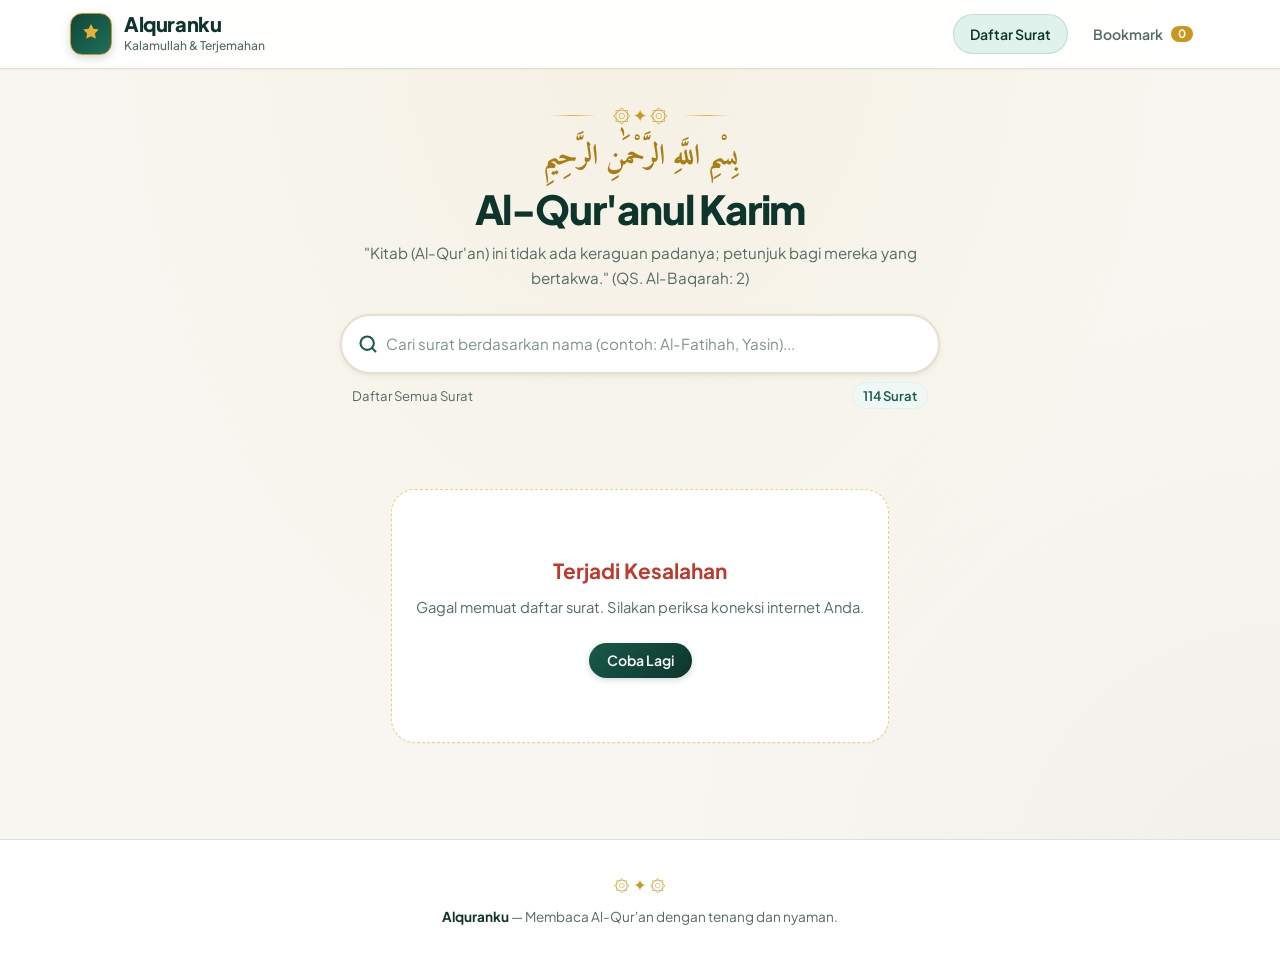
<file: index.html>
<!DOCTYPE html>
<html lang="id">
<head>
    <meta charset="UTF-8">
    <meta name="viewport" content="width=device-width, initial-scale=1.0">
    <title>Alquranku — Baca & Hayati Al-Qur'an Digital</title>
    <link rel="preconnect" href="https://fonts.googleapis.com">
    <link rel="preconnect" href="https://fonts.gstatic.com" crossorigin>
    <link href="https://fonts.googleapis.com/css2?family=Amiri:ital,wght@0,400;0,700;1,400;1,700&family=Plus+Jakarta+Sans:wght@400;500;600;700;800&display=swap" rel="stylesheet">
    <link rel="stylesheet" href="style.css">
</head> 
<body>

    <!-- Preloader -->
    <div class="preloader" aria-live="polite">
        <div class="loader" role="status" aria-label="Memuat"></div>
        <p id="pesanLoading">Memuat data Al-Qur'an...</p>
    </div>

    <!-- Header & Navigation -->
    <header class="site-header">
        <div class="container nav-container">
            <a href="index.html" class="brand-link" aria-label="Alquranku Beranda">
                <div class="brand-emblem" aria-hidden="true">
                    <svg viewBox="0 0 24 24">
                        <!-- Islamic 8-point star / Rub el Hizb motif -->
                        <path d="M12 2l2.4 4.8 5.3.8-3.8 3.8.9 5.3-4.8-2.5-4.8 2.5.9-5.3-3.8-3.8 5.3-.8L12 2z"/>
                    </svg>
                </div>
                <div class="brand-text">
                    <span class="brand-title">Alquranku</span>
                    <span class="brand-tagline">Kalamullah & Terjemahan</span>
                </div>
            </a>

            <nav class="site-nav" aria-label="Navigasi Utama">
                <a href="index.html" class="nav-link active" aria-current="page">Daftar Surat</a>
                <a href="bookmark.html" class="nav-link">
                    <span>Bookmark</span>
                    <span id="bookmarkCountBadge" class="nav-badge" aria-label="Jumlah bookmark">0</span>
                </a>
            </nav>
        </div>
    </header>

    <!-- Main Content -->
    <main class="container">
        <!-- Hero Section -->
        <section class="hero-section">
            <div class="hero-ornament" aria-hidden="true">۞ ✦ ۞</div>
            <div class="hero-arabic-calligraphy" lang="ar" dir="rtl">بِسْمِ اللَّهِ الرَّحْمَٰنِ الرَّحِيمِ</div>
            <h1 class="hero-title">Al-Qur'anul Karim</h1>
            <p class="hero-subtitle">
                "Kitab (Al-Qur'an) ini tidak ada keraguan padanya; petunjuk bagi mereka yang bertakwa." (QS. Al-Baqarah: 2)
            </p>

            <!-- Search Bar -->
            <div class="search-wrapper">
                <div class="search-box">
                    <svg class="search-icon" viewBox="0 0 24 24" fill="none" stroke="currentColor" stroke-width="2.5" stroke-linecap="round" stroke-linejoin="round" aria-hidden="true">
                        <circle cx="11" cy="11" r="8"></circle>
                        <line x1="21" y1="21" x2="16.65" y2="16.65"></line>
                    </svg>
                    <input 
                        type="search" 
                        id="cariSurat" 
                        class="search-input" 
                        placeholder="Cari surat berdasarkan nama (contoh: Al-Fatihah, Yasin)..."
                        aria-label="Cari nama surat"
                        autocomplete="off"
                    >
                </div>
                <div class="search-status-bar">
                    <span id="statusInfo">Daftar Semua Surat</span>
                    <span id="suratCount" class="surat-count-badge">114 Surat</span>
                </div>
            </div>
        </section>

        <!-- Surah Grid Container -->
        <section aria-label="Daftar Surat Al-Qur'an">
            <div id="alquran"></div>
        </section>
    </main>

    <!-- Toast Notification -->
    <div id="toastNotification" class="toast-notification" role="status" aria-live="polite"></div>

    <!-- Site Footer -->
    <footer class="site-footer">
        <div class="container">
            <div class="footer-ornament" aria-hidden="true">۞ ✦ ۞</div>
            <p><span class="footer-brand">Alquranku</span> &mdash; Membaca Al-Qur'an dengan tenang dan nyaman.</p>
        </div>
    </footer>

    <script src="script.js"></script>
</body>
</html>
</file>
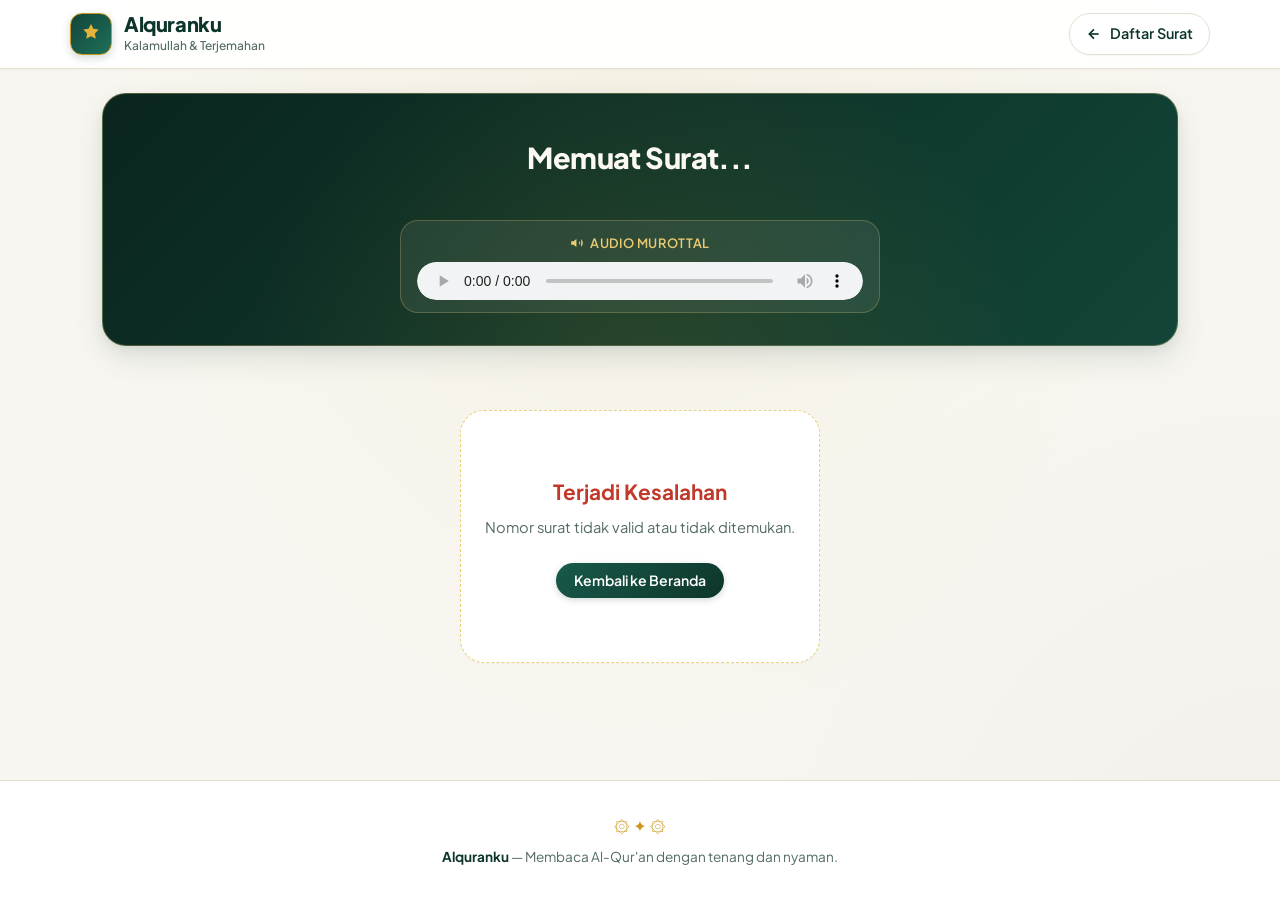
<file: baca.html>
<!DOCTYPE html>
<html lang="id">
<head>
    <meta charset="UTF-8">
    <meta name="viewport" content="width=device-width, initial-scale=1.0">
    <title>Baca Surat — Alquranku</title>
    <link rel="preconnect" href="https://fonts.googleapis.com">
    <link rel="preconnect" href="https://fonts.gstatic.com" crossorigin>
    <link href="https://fonts.googleapis.com/css2?family=Amiri:ital,wght@0,400;0,700;1,400;1,700&family=Plus+Jakarta+Sans:wght@400;500;600;700;800&display=swap" rel="stylesheet">
    <link rel="stylesheet" href="style.css">
</head>
<body>

    <!-- Preloader -->
    <div class="preloader" aria-live="polite">
        <div class="loader" role="status" aria-label="Memuat ayat"></div>
        <p id="pesanLoading">Memuat surat dan ayat Al-Qur'an...</p>
    </div>

    <!-- Header & Navigation -->
    <header class="site-header">
        <div class="container nav-container">
            <a href="index.html" class="brand-link" aria-label="Alquranku Beranda">
                <div class="brand-emblem" aria-hidden="true">
                    <svg viewBox="0 0 24 24">
                        <path d="M12 2l2.4 4.8 5.3.8-3.8 3.8.9 5.3-4.8-2.5-4.8 2.5.9-5.3-3.8-3.8 5.3-.8L12 2z"/>
                    </svg>
                </div>
                <div class="brand-text">
                    <span class="brand-title">Alquranku</span>
                    <span class="brand-tagline">Kalamullah & Terjemahan</span>
                </div>
            </a>

            <nav class="site-nav" aria-label="Navigasi">
                <a href="index.html" class="btn-back">
                    <svg width="16" height="16" viewBox="0 0 24 24" fill="none" stroke="currentColor" stroke-width="2.5" aria-hidden="true">
                        <line x1="19" y1="12" x2="5" y2="12"></line>
                        <polyline points="12 19 5 12 12 5"></polyline>
                    </svg>
                    <span>Daftar Surat</span>
                </a>
            </nav>
        </div>
    </header>

    <!-- Main Content -->
    <main class="container">
        <div class="reader-page-header">
            <!-- Surah Hero Card -->
            <section id="suratHeaderCard" class="surat-header-card" aria-label="Informasi Surat">
                <div id="suratNamaArab" class="surat-header-arab" dir="rtl" lang="ar"></div>
                <h1 id="namaSurat" class="surat-header-latin">Memuat Surat...</h1>
                <p id="suratArti" class="surat-header-arti"></p>

                <div id="suratMetaGroup" class="surat-header-meta-group"></div>

                <!-- Audio Murottal Player -->
                <div class="audio-player-box">
                    <span class="audio-label">
                        <svg width="14" height="14" viewBox="0 0 24 24" fill="currentColor" aria-hidden="true">
                            <polygon points="11 5 6 9 2 9 2 15 6 15 11 19 11 5"></polygon>
                            <path d="M19.07 4.93a10 10 0 0 1 0 14.14M15.54 8.46a5 5 0 0 1 0 7.07"></path>
                        </svg>
                        Audio Murottal
                    </span>
                    <audio id="audioMurotal" controls aria-label="Pemutar Audio Murottal"></audio>
                </div>
            </section>

            <!-- Basmalah Banner -->
            <div id="basmalahContainer" class="basmalah-banner" style="display: none;">
                <div class="basmalah-arabic" dir="rtl" lang="ar">بِسْمِ اللَّهِ الرَّحْمَٰنِ الرَّحِيمِ</div>
                <p class="basmalah-terjemahan">Dengan nama Allah Yang Maha Pengasih, Maha Penyayang</p>
            </div>
        </div>

        <!-- Ayat List -->
        <section aria-label="Daftar Ayat">
            <div id="daftarAyat"></div>
        </section>
    </main>

    <!-- Toast Notification -->
    <div id="toastNotification" class="toast-notification" role="status" aria-live="polite"></div>

    <!-- Site Footer -->
    <footer class="site-footer">
        <div class="container">
            <div class="footer-ornament" aria-hidden="true">۞ ✦ ۞</div>
            <p><span class="footer-brand">Alquranku</span> &mdash; Membaca Al-Qur'an dengan tenang dan nyaman.</p>
        </div>
    </footer>

    <script src="baca.js"></script>
</body>
</html>
</file>
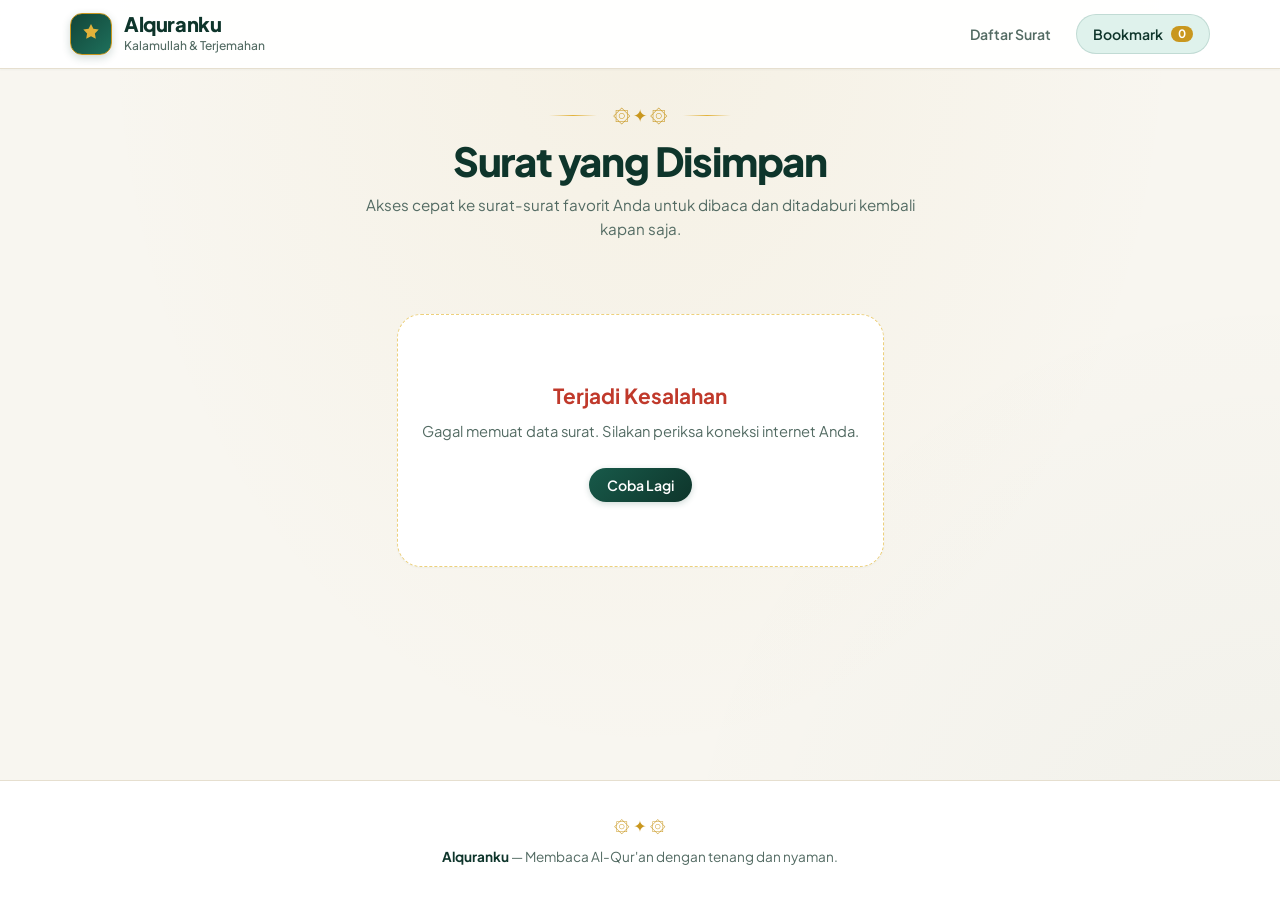
<file: bookmark.html>
<!DOCTYPE html>
<html lang="id">
<head>
    <meta charset="UTF-8">
    <meta name="viewport" content="width=device-width, initial-scale=1.0">
    <title>Bookmark Saya — Alquranku</title>
    <link rel="preconnect" href="https://fonts.googleapis.com">
    <link rel="preconnect" href="https://fonts.gstatic.com" crossorigin>
    <link href="https://fonts.googleapis.com/css2?family=Amiri:ital,wght@0,400;0,700;1,400;1,700&family=Plus+Jakarta+Sans:wght@400;500;600;700;800&display=swap" rel="stylesheet">
    <link rel="stylesheet" href="style.css">
</head>
<body>

    <!-- Preloader -->
    <div class="preloader" aria-live="polite">
        <div class="loader" role="status" aria-label="Memuat bookmark"></div>
        <p id="pesanLoading">Memuat surat yang Anda simpan...</p>
    </div>

    <!-- Header & Navigation -->
    <header class="site-header">
        <div class="container nav-container">
            <a href="index.html" class="brand-link" aria-label="Alquranku Beranda">
                <div class="brand-emblem" aria-hidden="true">
                    <svg viewBox="0 0 24 24">
                        <path d="M12 2l2.4 4.8 5.3.8-3.8 3.8.9 5.3-4.8-2.5-4.8 2.5.9-5.3-3.8-3.8 5.3-.8L12 2z"/>
                    </svg>
                </div>
                <div class="brand-text">
                    <span class="brand-title">Alquranku</span>
                    <span class="brand-tagline">Kalamullah & Terjemahan</span>
                </div>
            </a>

            <nav class="site-nav" aria-label="Navigasi">
                <a href="index.html" class="nav-link">Daftar Surat</a>
                <a href="bookmark.html" class="nav-link active" aria-current="page">
                    <span>Bookmark</span>
                    <span id="bookmarkCountBadge" class="nav-badge" aria-label="Jumlah bookmark">0</span>
                </a>
            </nav>
        </div>
    </header>

    <!-- Main Content -->
    <main class="container">
        <!-- Hero / Section Title -->
        <section class="hero-section">
            <div class="hero-ornament" aria-hidden="true">۞ ✦ ۞</div>
            <h1 class="hero-title">Surat yang Disimpan</h1>
            <p class="hero-subtitle">
                Akses cepat ke surat-surat favorit Anda untuk dibaca dan ditadaburi kembali kapan saja.
            </p>
        </section>

        <!-- Bookmark Grid Container -->
        <section aria-label="Daftar Surat yang Disimpan">
            <div id="daftarbookmark"></div>
        </section>
    </main>

    <!-- Toast Notification -->
    <div id="toastNotification" class="toast-notification" role="status" aria-live="polite"></div>

    <!-- Site Footer -->
    <footer class="site-footer">
        <div class="container">
            <div class="footer-ornament" aria-hidden="true">۞ ✦ ۞</div>
            <p><span class="footer-brand">Alquranku</span> &mdash; Membaca Al-Qur'an dengan tenang dan nyaman.</p>
        </div>
    </footer>

    <script src="bookmark.js"></script>
</body>
</html>
</file>
<file: style.css>
/* ==========================================================================
   ALQURANKU — THEME & STYLESHEET
   Design inspired by the Holy Quran: Islamic Emerald, Medina Gold & Mushaf Parchment
   ========================================================================== */

@import url('https://fonts.googleapis.com/css2?family=Amiri:ital,wght@0,400;0,700;1,400;1,700&family=Plus+Jakarta+Sans:wght@400;500;600;700;800&display=swap');

/* --------------------------------------------------------------------------
   1. CSS Custom Properties / Design Tokens
   -------------------------------------------------------------------------- */
:root {
    /* Islamic Emerald Palette */
    --color-primary-900: #0a251e;
    --color-primary-850: #0e352b;
    --color-primary-800: #124538;
    --color-primary-700: #185a4a;
    --color-primary-600: #1e705c;
    --color-primary-500: #278b73;
    --color-primary-400: #38a88e;
    --color-primary-200: #a7dfd2;
    --color-primary-100: #dff2ec;
    --color-primary-50:  #f0f8f5;

    /* Medina Gold / Amber Accents (Tazhib / Illuminated Manuscript) */
    --color-gold-700: #8c670f;
    --color-gold-600: #aa7d14;
    --color-gold-500: #c9971e;
    --color-gold-400: #e2b23a;
    --color-gold-300: #edd07b;
    --color-gold-100: #faf3de;
    --color-gold-50:  #fdfaf2;

    /* Surfaces & Paper Backgrounds (Mushaf Parchment) */
    --color-bg-body: #f8f6f0;
    --color-bg-surface: #ffffff;
    --color-bg-surface-soft: #f4efe4;
    --color-bg-surface-elevated: #ffffff;
    --color-border: #e6dfcf;
    --color-border-subtle: #f0ebe0;
    --color-border-gold: #edd07b;

    /* Typography */
    --color-text-main: #1d2b27;
    --color-text-muted: #536b63;
    --color-text-light: #7c938b;
    --color-text-arabic: #0b2f26;
    --color-text-gold: #a0740e;

    /* State & Feedback */
    --color-danger: #c0392b;
    --color-danger-bg: #fdf2f2;
    --color-danger-border: #f8d7da;
    --color-success: #1e705c;

    /* Typography Families */
    --font-sans: 'Plus Jakarta Sans', system-ui, -apple-system, BlinkMacSystemFont, 'Segoe UI', Roboto, sans-serif;
    --font-arabic: 'Amiri', 'Traditional Arabic', 'Scheherazade New', serif;

    /* Spacing */
    --space-2xs: 4px;
    --space-xs: 8px;
    --space-sm: 12px;
    --space-md: 16px;
    --space-lg: 24px;
    --space-xl: 32px;
    --space-2xl: 48px;
    --space-3xl: 64px;

    /* Border Radius */
    --radius-sm: 8px;
    --radius-md: 12px;
    --radius-lg: 18px;
    --radius-xl: 24px;
    --radius-full: 9999px;

    /* Elevation / Shadows */
    --shadow-xs: 0 1px 2px rgba(18, 69, 56, 0.04);
    --shadow-sm: 0 2px 6px rgba(18, 69, 56, 0.06), 0 1px 3px rgba(18, 69, 56, 0.04);
    --shadow-md: 0 6px 18px rgba(18, 69, 56, 0.08), 0 2px 6px rgba(18, 69, 56, 0.04);
    --shadow-lg: 0 12px 30px rgba(18, 69, 56, 0.12), 0 4px 10px rgba(18, 69, 56, 0.06);

    /* Transitions */
    --transition-fast: 0.18s cubic-bezier(0.4, 0, 0.2, 1);
    --transition-normal: 0.28s cubic-bezier(0.4, 0, 0.2, 1);

    /* Container */
    --container-max-width: 1140px;
}

/* --------------------------------------------------------------------------
   2. Global Reset & Base
   -------------------------------------------------------------------------- */
*, *::before, *::after {
    box-sizing: border-box;
    margin: 0;
    padding: 0;
}

html {
    scroll-behavior: smooth;
    font-size: 16px;
    -webkit-text-size-adjust: 100%;
}

body {
    font-family: var(--font-sans);
    background-color: var(--color-bg-body);
    color: var(--color-text-main);
    line-height: 1.6;
    min-height: 100vh;
    display: flex;
    flex-direction: column;
    background-image: 
        radial-gradient(ellipse at 50% 0%, rgba(201, 151, 30, 0.06) 0%, transparent 60%),
        radial-gradient(circle at 100% 100%, rgba(18, 69, 56, 0.03) 0%, transparent 40%);
    background-attachment: fixed;
    -webkit-font-smoothing: antialiased;
    -moz-osx-font-smoothing: grayscale;
}

/* Accessibility Focus Visible */
:focus-visible {
    outline: 2px solid var(--color-gold-500);
    outline-offset: 3px;
    border-radius: var(--radius-sm);
}

img, svg {
    display: block;
    max-width: 100%;
}

a {
    color: inherit;
    text-decoration: none;
}

button, input {
    font: inherit;
}

button {
    cursor: pointer;
    border: none;
    background: none;
}

/* --------------------------------------------------------------------------
   3. Loading / Preloader Component
   -------------------------------------------------------------------------- */
.preloader {
    width: 100%;
    height: 100vh;
    display: flex;
    flex-direction: column;
    justify-content: center;
    align-items: center;
    position: fixed;
    background-color: rgba(248, 246, 240, 0.95);
    backdrop-filter: blur(8px);
    -webkit-backdrop-filter: blur(8px);
    top: 0;
    left: 0;
    z-index: 9999;
    gap: var(--space-md);
    transition: opacity var(--transition-normal), visibility var(--transition-normal);
}

.loader {
    width: 54px;
    height: 54px;
    border: 4px solid var(--color-primary-100);
    border-top: 4px solid var(--color-primary-700);
    border-right: 4px solid var(--color-gold-500);
    border-radius: 50%;
    animation: putar 0.9s cubic-bezier(0.6, 0.2, 0.4, 0.8) infinite;
    box-shadow: 0 4px 12px rgba(18, 69, 56, 0.1);
}

#pesanLoading {
    font-size: 0.95rem;
    font-weight: 600;
    color: var(--color-primary-850);
    letter-spacing: 0.02em;
    display: flex;
    align-items: center;
    gap: var(--space-xs);
}

#pesanLoading::before {
    content: "۞";
    color: var(--color-gold-500);
    font-size: 1.1rem;
}

@keyframes putar {
    from {
        transform: rotate(0deg);
    }
    to {
        transform: rotate(360deg);
    }
}

/* --------------------------------------------------------------------------
   4. Layout Containers
   -------------------------------------------------------------------------- */
.container {
    width: 100%;
    max-width: var(--container-max-width);
    margin: 0 auto;
    padding: 0 var(--space-md);
}

@media (min-width: 768px) {
    .container {
        padding: 0 var(--space-xl);
    }
}

/* --------------------------------------------------------------------------
   5. Site Header & Navigation Bar
   -------------------------------------------------------------------------- */
.site-header {
    background-color: rgba(255, 255, 255, 0.94);
    backdrop-filter: blur(12px);
    -webkit-backdrop-filter: blur(12px);
    border-bottom: 1px solid var(--color-border);
    position: sticky;
    top: 0;
    z-index: 100;
    box-shadow: var(--shadow-xs);
}

.nav-container {
    display: flex;
    align-items: center;
    justify-content: space-between;
    padding: var(--space-sm) 0;
    min-height: 68px;
}

.brand-link {
    display: flex;
    align-items: center;
    gap: var(--space-sm);
    transition: transform var(--transition-fast);
}

.brand-link:hover {
    transform: translateY(-1px);
}

.brand-emblem {
    width: 42px;
    height: 42px;
    background: linear-gradient(135deg, var(--color-primary-800), var(--color-primary-600));
    border-radius: var(--radius-md);
    display: flex;
    align-items: center;
    justify-content: center;
    color: var(--color-gold-400);
    box-shadow: 0 3px 8px rgba(18, 69, 56, 0.2);
    border: 1px solid var(--color-gold-500);
    flex-shrink: 0;
}

.brand-emblem svg {
    width: 24px;
    height: 24px;
    fill: currentColor;
}

.brand-text {
    display: flex;
    flex-direction: column;
}

.brand-title {
    font-size: 1.25rem;
    font-weight: 800;
    color: var(--color-primary-850);
    letter-spacing: -0.02em;
    line-height: 1.2;
}

.brand-tagline {
    font-size: 0.75rem;
    color: var(--color-text-muted);
    font-weight: 500;
}

.site-nav {
    display: flex;
    align-items: center;
    gap: var(--space-xs);
}

.nav-link {
    display: inline-flex;
    align-items: center;
    gap: var(--space-xs);
    padding: var(--space-xs) var(--space-md);
    border-radius: var(--radius-full);
    font-size: 0.88rem;
    font-weight: 600;
    color: var(--color-text-muted);
    transition: all var(--transition-fast);
    border: 1px solid transparent;
}

.nav-link:hover {
    color: var(--color-primary-800);
    background-color: var(--color-primary-50);
}

.nav-link.active {
    color: var(--color-primary-850);
    background-color: var(--color-primary-100);
    border-color: rgba(24, 90, 74, 0.15);
}

.nav-badge {
    background-color: var(--color-gold-500);
    color: #ffffff;
    font-size: 0.72rem;
    font-weight: 700;
    padding: 2px 7px;
    border-radius: var(--radius-full);
    line-height: 1;
    min-width: 18px;
    text-align: center;
}

/* --------------------------------------------------------------------------
   6. Hero Section (Index)
   -------------------------------------------------------------------------- */
.hero-section {
    padding: var(--space-xl) 0 var(--space-md);
    text-align: center;
    position: relative;
}

.hero-ornament {
    display: flex;
    align-items: center;
    justify-content: center;
    gap: var(--space-md);
    color: var(--color-gold-500);
    font-size: 1.1rem;
    margin-bottom: var(--space-xs);
}

.hero-ornament::before,
.hero-ornament::after {
    content: "";
    display: block;
    width: 48px;
    height: 1px;
    background: linear-gradient(90deg, transparent, var(--color-gold-400), transparent);
}

.hero-title {
    font-size: 2rem;
    font-weight: 800;
    color: var(--color-primary-850);
    letter-spacing: -0.03em;
    margin-bottom: var(--space-xs);
    line-height: 1.2;
}

@media (min-width: 768px) {
    .hero-title {
        font-size: 2.5rem;
    }
}

.hero-arabic-calligraphy {
    font-family: var(--font-arabic);
    font-size: 1.8rem;
    color: var(--color-gold-600);
    line-height: 1.4;
    margin-bottom: var(--space-xs);
    font-weight: 700;
}

.hero-subtitle {
    font-size: 0.95rem;
    color: var(--color-text-muted);
    max-width: 580px;
    margin: 0 auto var(--space-lg);
    line-height: 1.6;
}

/* --------------------------------------------------------------------------
   7. Search Bar & Controls
   -------------------------------------------------------------------------- */
.search-wrapper {
    max-width: 600px;
    margin: 0 auto var(--space-xl);
    position: relative;
}

.search-box {
    position: relative;
    display: flex;
    align-items: center;
    background: var(--color-bg-surface);
    border: 2px solid var(--color-border);
    border-radius: var(--radius-full);
    padding: var(--space-2xs) var(--space-md);
    box-shadow: var(--shadow-sm);
    transition: all var(--transition-fast);
}

.search-box:focus-within {
    border-color: var(--color-primary-600);
    box-shadow: 0 0 0 4px rgba(30, 112, 92, 0.12), var(--shadow-md);
}

.search-icon {
    color: var(--color-primary-700);
    width: 20px;
    height: 20px;
    margin-right: var(--space-xs);
    flex-shrink: 0;
}

.search-input {
    width: 100%;
    border: none;
    outline: none;
    background: transparent;
    padding: var(--space-sm) 0;
    font-size: 0.95rem;
    color: var(--color-text-main);
}

.search-input::placeholder {
    color: var(--color-text-light);
}

.search-status-bar {
    display: flex;
    align-items: center;
    justify-content: space-between;
    margin-top: var(--space-xs);
    padding: 0 var(--space-sm);
    font-size: 0.82rem;
    color: var(--color-text-muted);
}

.surat-count-badge {
    font-weight: 600;
    color: var(--color-primary-700);
    background: var(--color-primary-50);
    padding: 2px 10px;
    border-radius: var(--radius-full);
    border: 1px solid var(--color-primary-100);
}

/* --------------------------------------------------------------------------
   8. Surah Grid & Cards (index.html)
   -------------------------------------------------------------------------- */
#alquran {
    display: grid;
    grid-template-columns: 1fr;
    gap: var(--space-md);
    padding-bottom: var(--space-3xl);
}

@media (min-width: 640px) {
    #alquran {
        grid-template-columns: repeat(2, 1fr);
        gap: var(--space-lg);
    }
}

@media (min-width: 1024px) {
    #alquran {
        grid-template-columns: repeat(3, 1fr);
    }
}

.surat-card {
    background: var(--color-bg-surface);
    border: 1px solid var(--color-border);
    border-radius: var(--radius-lg);
    padding: var(--space-lg);
    display: flex;
    flex-direction: column;
    justify-content: space-between;
    position: relative;
    box-shadow: var(--shadow-xs);
    transition: transform var(--transition-normal), box-shadow var(--transition-normal), border-color var(--transition-normal);
    overflow: hidden;
}

/* Elegant gold/emerald Islamic top border highlight */
.surat-card::before {
    content: "";
    position: absolute;
    top: 0;
    left: 0;
    right: 0;
    height: 3px;
    background: linear-gradient(90deg, var(--color-gold-400), var(--color-primary-600));
    opacity: 0.7;
    transition: opacity var(--transition-fast), height var(--transition-fast);
}

.surat-card:hover {
    transform: translateY(-4px);
    box-shadow: var(--shadow-md);
    border-color: var(--color-border-gold);
}

.surat-card:hover::before {
    opacity: 1;
    height: 4px;
}

.surat-card-header {
    display: flex;
    align-items: flex-start;
    gap: var(--space-sm);
    margin-bottom: var(--space-md);
}

/* Islamic Rub el Hizb inspired number medallion */
.surat-number-badge {
    width: 44px;
    height: 44px;
    background: var(--color-bg-surface-soft);
    border: 1px solid var(--color-border-gold);
    border-radius: var(--radius-md);
    display: flex;
    align-items: center;
    justify-content: center;
    font-weight: 700;
    font-size: 0.95rem;
    color: var(--color-primary-850);
    flex-shrink: 0;
    box-shadow: inset 0 0 0 1px rgba(255, 255, 255, 0.8);
    transition: background-color var(--transition-fast), color var(--transition-fast);
}

.surat-card:hover .surat-number-badge {
    background: var(--color-primary-800);
    color: var(--color-gold-300);
    border-color: var(--color-primary-800);
}

.surat-card-info {
    flex: 1;
    min-width: 0;
}

.surat-nama-latin {
    font-size: 1.12rem;
    font-weight: 700;
    color: var(--color-primary-900);
    line-height: 1.3;
    margin-bottom: 2px;
}

.surat-arti {
    font-size: 0.82rem;
    color: var(--color-text-muted);
    white-space: nowrap;
    overflow: hidden;
    text-overflow: ellipsis;
}

.surat-nama-arab {
    font-family: var(--font-arabic);
    font-size: 1.6rem;
    color: var(--color-primary-800);
    line-height: 1.2;
    text-align: right;
    direction: rtl;
    flex-shrink: 0;
    font-weight: 700;
}

.surat-card-meta {
    display: flex;
    align-items: center;
    gap: var(--space-xs);
    flex-wrap: wrap;
    margin-bottom: var(--space-md);
    padding-top: var(--space-xs);
    border-top: 1px dashed var(--color-border);
}

.meta-pill {
    display: inline-flex;
    align-items: center;
    gap: 4px;
    font-size: 0.74rem;
    font-weight: 600;
    color: var(--color-text-muted);
    background: var(--color-bg-surface-soft);
    padding: 3px 9px;
    border-radius: var(--radius-full);
}

.meta-pill.turun-mekah {
    color: var(--color-gold-700);
    background: var(--color-gold-50);
}

.meta-pill.turun-madinah {
    color: var(--color-primary-700);
    background: var(--color-primary-50);
}

.surat-card-deskripsi {
    font-size: 0.82rem;
    color: var(--color-text-muted);
    line-height: 1.5;
    margin-bottom: var(--space-md);
    display: -webkit-box;
    -webkit-line-clamp: 2;
    -webkit-box-orient: vertical;
    overflow: hidden;
}

.surat-card-actions {
    display: flex;
    align-items: center;
    gap: var(--space-xs);
    margin-top: auto;
}

/* --------------------------------------------------------------------------
   9. Buttons & Interactive Controls
   -------------------------------------------------------------------------- */
.btn {
    display: inline-flex;
    align-items: center;
    justify-content: center;
    gap: var(--space-xs);
    padding: 9px 18px;
    border-radius: var(--radius-full);
    font-size: 0.88rem;
    font-weight: 600;
    line-height: 1.2;
    transition: all var(--transition-fast);
    text-align: center;
}

.btn-primary {
    background: linear-gradient(135deg, var(--color-primary-700), var(--color-primary-850));
    color: #ffffff !important;
    box-shadow: 0 2px 6px rgba(18, 69, 56, 0.2);
    flex: 1;
}

.btn-primary:hover {
    background: linear-gradient(135deg, var(--color-primary-600), var(--color-primary-800));
    box-shadow: 0 4px 12px rgba(18, 69, 56, 0.28);
    transform: translateY(-1px);
    color: #ffffff !important;
}

.btn-primary:active {
    transform: translateY(0);
}

.btn-bookmark {
    background: var(--color-bg-surface-soft);
    color: var(--color-text-muted);
    border: 1px solid var(--color-border);
    padding: 8px 14px;
}

.btn-bookmark:hover {
    background: var(--color-gold-50);
    color: var(--color-gold-700);
    border-color: var(--color-gold-300);
}

.btn-bookmark.active {
    background: var(--color-gold-500);
    color: #ffffff;
    border-color: var(--color-gold-600);
}

.btn-bookmark.active svg {
    fill: currentColor;
}

.btn-danger-outline {
    background: var(--color-danger-bg);
    color: var(--color-danger);
    border: 1px solid var(--color-danger-border);
    padding: 8px 14px;
    font-size: 0.82rem;
}

.btn-danger-outline:hover {
    background: var(--color-danger);
    color: #ffffff;
}

.btn-back {
    display: inline-flex;
    align-items: center;
    gap: var(--space-xs);
    color: var(--color-primary-850);
    font-weight: 600;
    font-size: 0.9rem;
    padding: var(--space-xs) var(--space-md);
    background: var(--color-bg-surface);
    border: 1px solid var(--color-border);
    border-radius: var(--radius-full);
    box-shadow: var(--shadow-xs);
    transition: all var(--transition-fast);
}

.btn-back:hover {
    background: var(--color-primary-50);
    border-color: var(--color-primary-200);
    transform: translateX(-3px);
}

/* --------------------------------------------------------------------------
   10. Reading Page (baca.html)
   -------------------------------------------------------------------------- */
.reader-page-header {
    margin: var(--space-lg) 0 var(--space-xl);
}

.surat-header-card {
    background: linear-gradient(135deg, var(--color-primary-900), var(--color-primary-800));
    color: #ffffff;
    border-radius: var(--radius-xl);
    padding: var(--space-xl) var(--space-lg);
    text-align: center;
    position: relative;
    box-shadow: var(--shadow-lg);
    border: 1px solid rgba(237, 208, 123, 0.3);
    margin-bottom: var(--space-xl);
    overflow: hidden;
}

.surat-header-card::before {
    content: "";
    position: absolute;
    inset: 0;
    background: radial-gradient(circle at 50% 120%, rgba(201, 151, 30, 0.15) 0%, transparent 65%);
    pointer-events: none;
}

.surat-header-arab {
    font-family: var(--font-arabic);
    font-size: 2.8rem;
    color: var(--color-gold-400);
    line-height: 1.3;
    margin-bottom: var(--space-xs);
    text-shadow: 0 2px 8px rgba(0, 0, 0, 0.3);
}

.surat-header-latin {
    font-size: 1.8rem;
    font-weight: 800;
    letter-spacing: -0.02em;
    margin-bottom: var(--space-2xs);
}

.surat-header-arti {
    font-size: 1rem;
    color: var(--color-primary-100);
    margin-bottom: var(--space-md);
}

.surat-header-meta-group {
    display: flex;
    justify-content: center;
    align-items: center;
    gap: var(--space-sm);
    flex-wrap: wrap;
    margin-bottom: var(--space-lg);
}

.header-meta-pill {
    background: rgba(255, 255, 255, 0.12);
    border: 1px solid rgba(255, 255, 255, 0.2);
    padding: 4px 14px;
    border-radius: var(--radius-full);
    font-size: 0.8rem;
    font-weight: 500;
    color: #ffffff;
    backdrop-filter: blur(4px);
}

/* Audio Player Card */
.audio-player-box {
    background: rgba(255, 255, 255, 0.08);
    border: 1px solid rgba(237, 208, 123, 0.25);
    border-radius: var(--radius-lg);
    padding: var(--space-sm) var(--space-md);
    max-width: 480px;
    margin: 0 auto;
    display: flex;
    flex-direction: column;
    align-items: center;
    gap: var(--space-xs);
}

.audio-label {
    font-size: 0.8rem;
    color: var(--color-gold-300);
    font-weight: 600;
    display: flex;
    align-items: center;
    gap: 6px;
    text-transform: uppercase;
    letter-spacing: 0.05em;
}

#audioMurotal {
    width: 100%;
    height: 38px;
    border-radius: var(--radius-full);
    outline: none;
}

/* Basmalah Banner */
.basmalah-banner {
    background: var(--color-bg-surface);
    border: 1px solid var(--color-border);
    border-radius: var(--radius-lg);
    padding: var(--space-lg);
    text-align: center;
    margin-bottom: var(--space-xl);
    box-shadow: var(--shadow-xs);
    position: relative;
}

.basmalah-arabic {
    font-family: var(--font-arabic);
    font-size: 2.2rem;
    color: var(--color-primary-850);
    line-height: 1.5;
    margin-bottom: var(--space-2xs);
}

.basmalah-terjemahan {
    font-size: 0.88rem;
    color: var(--color-text-muted);
    font-style: italic;
}

/* --------------------------------------------------------------------------
   11. Ayah Card List (baca.html)
   -------------------------------------------------------------------------- */
#daftarAyat {
    display: flex;
    flex-direction: column;
    gap: var(--space-lg);
    padding-bottom: var(--space-3xl);
}

.ayah-card {
    background: var(--color-bg-surface);
    border: 1px solid var(--color-border);
    border-radius: var(--radius-lg);
    padding: var(--space-lg);
    box-shadow: var(--shadow-xs);
    transition: box-shadow var(--transition-fast), border-color var(--transition-fast);
}

.ayah-card:hover {
    box-shadow: var(--shadow-sm);
    border-color: var(--color-primary-200);
}

.ayah-card-top {
    display: flex;
    align-items: center;
    justify-content: space-between;
    margin-bottom: var(--space-lg);
    padding-bottom: var(--space-xs);
    border-bottom: 1px dashed var(--color-border);
}

.ayah-number-badge {
    display: inline-flex;
    align-items: center;
    gap: 6px;
    background: var(--color-bg-surface-soft);
    border: 1px solid var(--color-border-gold);
    color: var(--color-primary-850);
    font-weight: 700;
    font-size: 0.85rem;
    padding: 4px 12px;
    border-radius: var(--radius-full);
}

.ayah-number-badge::before {
    content: "۞";
    color: var(--color-gold-500);
    font-size: 0.95rem;
}

.ayah-arabic {
    font-family: var(--font-arabic);
    font-size: 1.95rem;
    line-height: 2.2;
    color: var(--color-text-arabic);
    text-align: right;
    direction: rtl;
    margin-bottom: var(--space-lg);
    word-spacing: 0.1em;
    letter-spacing: 0;
    font-weight: 400;
}

@media (min-width: 768px) {
    .ayah-arabic {
        font-size: 2.25rem;
        line-height: 2.3;
    }
}

.ayah-latin {
    font-size: 0.96rem;
    color: var(--color-primary-700);
    font-style: italic;
    line-height: 1.6;
    margin-bottom: var(--space-xs);
    padding-left: var(--space-sm);
    border-left: 2px solid var(--color-gold-400);
}

.ayah-terjemahan {
    font-size: 0.95rem;
    color: var(--color-text-main);
    line-height: 1.65;
    padding-left: var(--space-sm);
}

/* --------------------------------------------------------------------------
   12. Bookmark Page (bookmark.html)
   -------------------------------------------------------------------------- */
#daftarbookmark {
    display: grid;
    grid-template-columns: 1fr;
    gap: var(--space-md);
    padding-bottom: var(--space-3xl);
}

@media (min-width: 640px) {
    #daftarbookmark {
        grid-template-columns: repeat(2, 1fr);
        gap: var(--space-lg);
    }
}

@media (min-width: 1024px) {
    #daftarbookmark {
        grid-template-columns: repeat(3, 1fr);
    }
}

/* Empty State Component */
.empty-state-box {
    background: var(--color-bg-surface);
    border: 1px dashed var(--color-border-gold);
    border-radius: var(--radius-xl);
    padding: var(--space-3xl) var(--space-lg);
    text-align: center;
    max-width: 540px;
    margin: var(--space-xl) auto;
    box-shadow: var(--shadow-xs);
    grid-column: 1 / -1;
}

.empty-state-icon {
    width: 64px;
    height: 64px;
    margin: 0 auto var(--space-md);
    color: var(--color-gold-500);
    background: var(--color-gold-50);
    border-radius: 50%;
    display: flex;
    align-items: center;
    justify-content: center;
}

.empty-state-icon svg {
    width: 32px;
    height: 32px;
    fill: currentColor;
}

.empty-state-title {
    font-size: 1.3rem;
    font-weight: 700;
    color: var(--color-primary-850);
    margin-bottom: var(--space-xs);
}

.empty-state-text {
    font-size: 0.92rem;
    color: var(--color-text-muted);
    line-height: 1.6;
    margin-bottom: var(--space-lg);
}

/* --------------------------------------------------------------------------
   13. Toast Notification
   -------------------------------------------------------------------------- */
.toast-notification {
    position: fixed;
    bottom: var(--space-xl);
    right: var(--space-xl);
    background: var(--color-primary-900);
    color: #ffffff;
    border-left: 4px solid var(--color-gold-500);
    border-radius: var(--radius-md);
    padding: var(--space-sm) var(--space-lg);
    box-shadow: var(--shadow-lg);
    font-size: 0.9rem;
    font-weight: 500;
    z-index: 10000;
    display: flex;
    align-items: center;
    gap: var(--space-xs);
    opacity: 0;
    transform: translateY(12px);
    pointer-events: none;
    transition: opacity var(--transition-normal), transform var(--transition-normal);
}

.toast-notification.show {
    opacity: 1;
    transform: translateY(0);
}

/* --------------------------------------------------------------------------
   14. Site Footer
   -------------------------------------------------------------------------- */
.site-footer {
    margin-top: auto;
    background-color: var(--color-bg-surface);
    border-top: 1px solid var(--color-border);
    padding: var(--space-xl) 0;
    text-align: center;
    color: var(--color-text-muted);
    font-size: 0.85rem;
}

.footer-ornament {
    color: var(--color-gold-500);
    margin-bottom: var(--space-xs);
    font-size: 1rem;
}

.footer-brand {
    font-weight: 700;
    color: var(--color-primary-850);
}

/* --------------------------------------------------------------------------
   15. Accessibility & Motion Preferences
   -------------------------------------------------------------------------- */
@media (prefers-reduced-motion: reduce) {
    *, *::before, *::after {
        animation-duration: 0.01ms !important;
        animation-iteration-count: 1 !important;
        transition-duration: 0.01ms !important;
        scroll-behavior: auto !important;
    }
}
</file>
